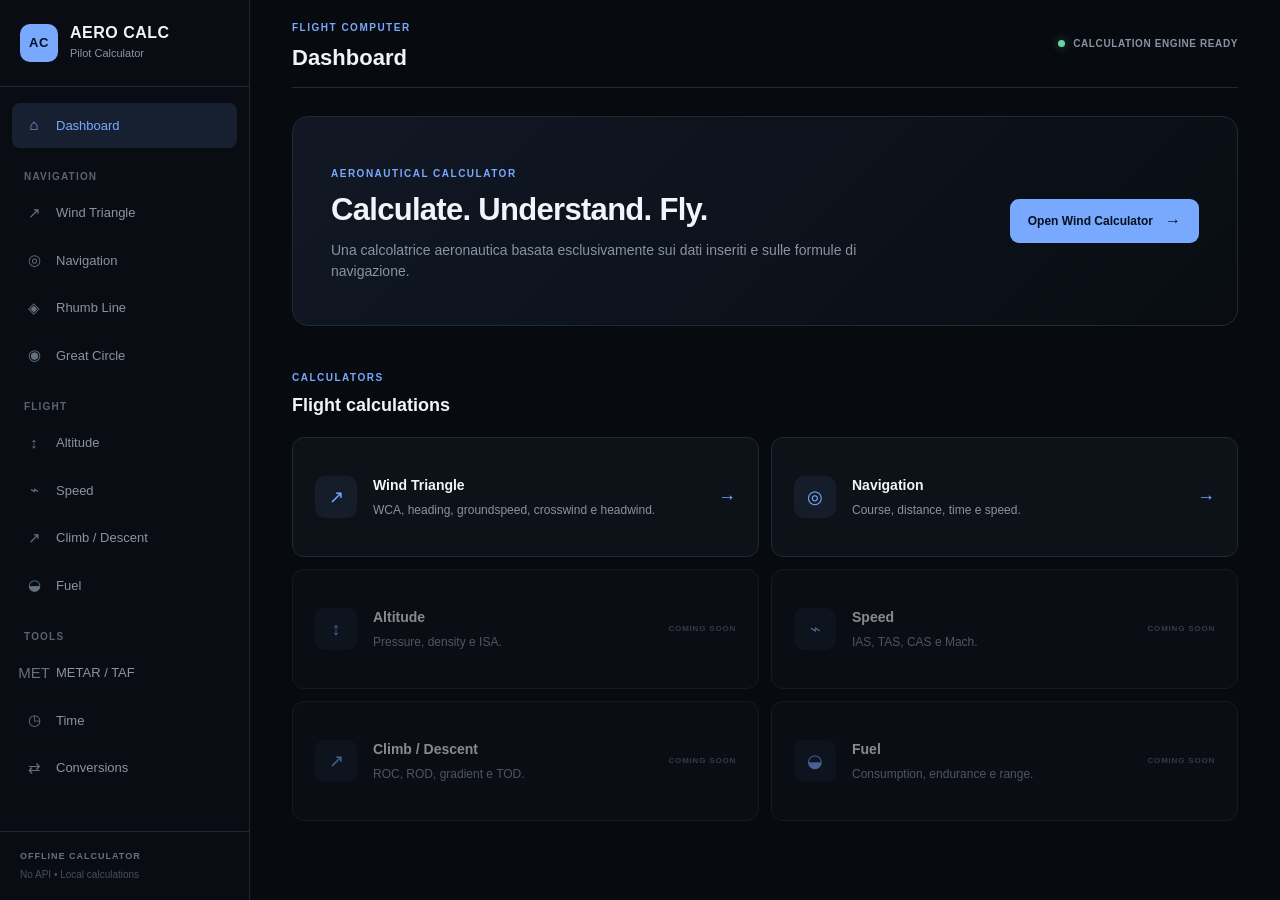
<file: index.html>
<!DOCTYPE html>
<html lang="it">
<head>
    <meta charset="UTF-8">
    <meta name="viewport" content="width=device-width, initial-scale=1.0">
    <title>AERO CALC</title>
    <link rel="stylesheet" href="css/style.css">
</head>

<body>

    <aside class="sidebar">

        <div class="brand">
            <div class="brand-mark">AC</div>

            <div>
                <h1>AERO CALC</h1>
                <span>Pilot Calculator</span>
            </div>
        </div>

        <nav>

            <a href="index.html" class="active">
                <span>⌂</span>
                Dashboard
            </a>

            <div class="nav-title">NAVIGATION</div>

            <a href="wind.html">
                <span>↗</span>
                Wind Triangle
            </a>

            <a href="navigation.html">
                <span>◎</span>
                Navigation
            </a>

            <a href="#">
                <span>◈</span>
                Rhumb Line
            </a>

            <a href="#">
                <span>◉</span>
                Great Circle
            </a>

            <div class="nav-title">FLIGHT</div>

            <a href="#">
                <span>↕</span>
                Altitude
            </a>

            <a href="#">
                <span>⌁</span>
                Speed
            </a>

            <a href="#">
                <span>↗</span>
                Climb / Descent
            </a>

            <a href="#">
                <span>◒</span>
                Fuel
            </a>

            <div class="nav-title">TOOLS</div>

            <a href="#">
                <span>MET</span>
                METAR / TAF
            </a>

            <a href="#">
                <span>◷</span>
                Time
            </a>

            <a href="#">
                <span>⇄</span>
                Conversions
            </a>

        </nav>

        <div class="sidebar-footer">
            <span>OFFLINE CALCULATOR</span>
            <small>No API • Local calculations</small>
        </div>

    </aside>


    <main class="main">

        <header class="topbar">

            <div>
                <span class="eyebrow">FLIGHT COMPUTER</span>
                <h2>Dashboard</h2>
            </div>

            <div class="status">
                <span class="status-dot"></span>
                CALCULATION ENGINE READY
            </div>

        </header>


        <section class="hero">

            <div>

                <span class="eyebrow">AERONAUTICAL CALCULATOR</span>

                <h3>Calculate. Understand. Fly.</h3>

                <p>
                    Una calcolatrice aeronautica basata esclusivamente
                    sui dati inseriti e sulle formule di navigazione.
                </p>

            </div>

            <a href="wind.html" class="primary-button">
                Open Wind Calculator
                <span>→</span>
            </a>

        </section>


        <section class="section">

            <div class="section-heading">

                <div>
                    <span class="eyebrow">CALCULATORS</span>
                    <h3>Flight calculations</h3>
                </div>

            </div>


            <div class="calculator-grid">


                <!-- WIND TRIANGLE -->

                <a href="wind.html" class="calculator-card">

                    <div class="card-icon">↗</div>

                    <div>
                        <h4>Wind Triangle</h4>

                        <p>
                            WCA, heading, groundspeed,
                            crosswind e headwind.
                        </p>
                    </div>

                    <span class="card-arrow">→</span>

                </a>


                <!-- NAVIGATION -->

                <a href="navigation.html" class="calculator-card">

                    <div class="card-icon">◎</div>

                    <div>
                        <h4>Navigation</h4>

                        <p>
                            Course, distance, time e speed.
                        </p>
                    </div>

                    <span class="card-arrow">→</span>

                </a>


                <!-- ALTITUDE -->

                <a href="#" class="calculator-card disabled">

                    <div class="card-icon">↕</div>

                    <div>
                        <h4>Altitude</h4>

                        <p>
                            Pressure, density e ISA.
                        </p>
                    </div>

                    <span class="coming">COMING SOON</span>

                </a>


                <!-- SPEED -->

                <a href="#" class="calculator-card disabled">

                    <div class="card-icon">⌁</div>

                    <div>
                        <h4>Speed</h4>

                        <p>
                            IAS, TAS, CAS e Mach.
                        </p>
                    </div>

                    <span class="coming">COMING SOON</span>

                </a>


                <!-- CLIMB / DESCENT -->

                <a href="#" class="calculator-card disabled">

                    <div class="card-icon">↗</div>

                    <div>
                        <h4>Climb / Descent</h4>

                        <p>
                            ROC, ROD, gradient e TOD.
                        </p>
                    </div>

                    <span class="coming">COMING SOON</span>

                </a>


                <!-- FUEL -->

                <a href="#" class="calculator-card disabled">

                    <div class="card-icon">◒</div>

                    <div>
                        <h4>Fuel</h4>

                        <p>
                            Consumption, endurance e range.
                        </p>
                    </div>

                    <span class="coming">COMING SOON</span>

                </a>


            </div>

        </section>

    </main>

</body>
</html>
</file>
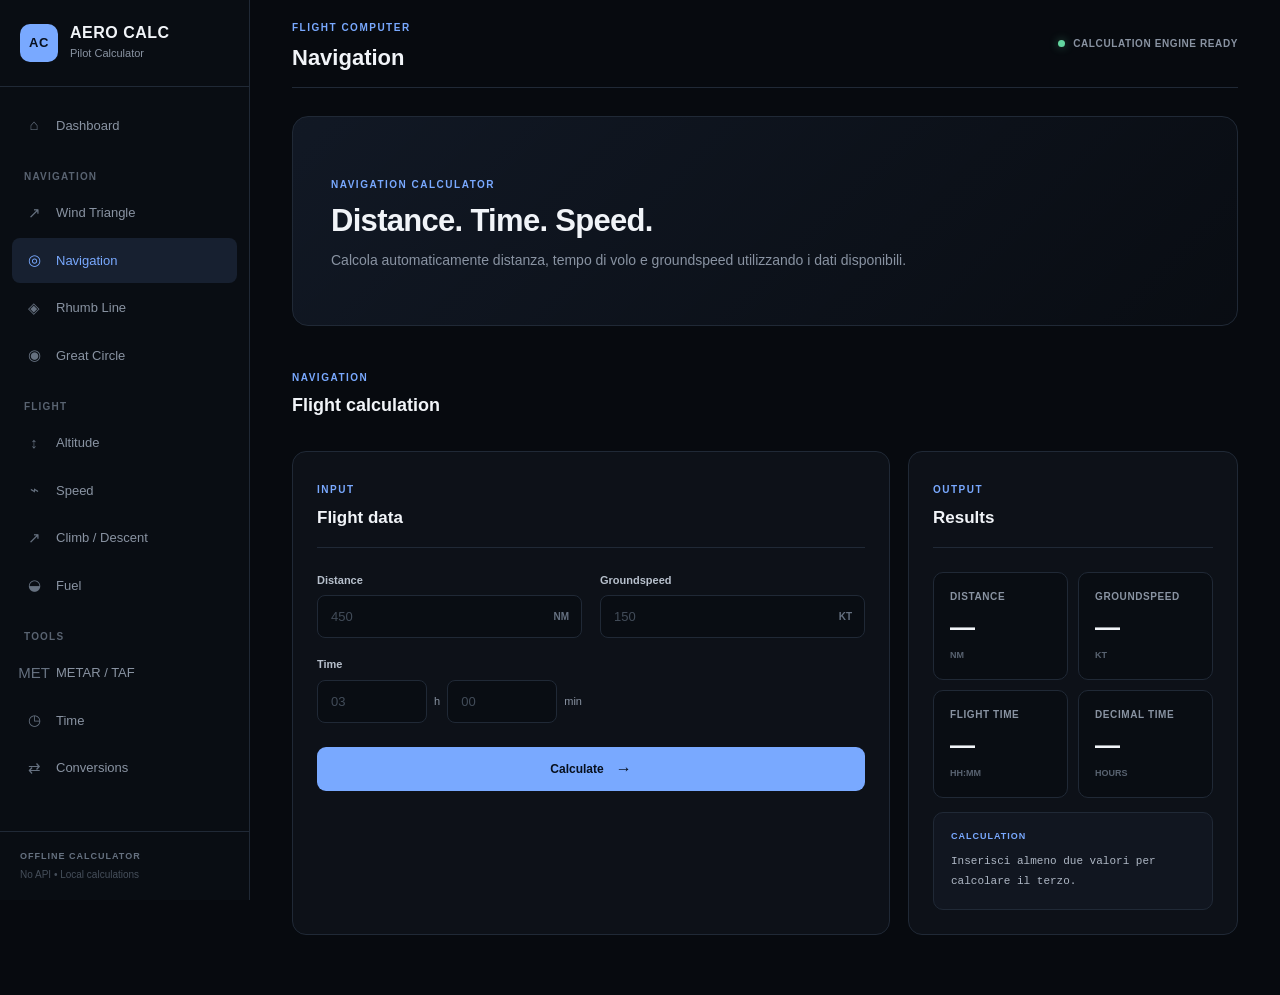
<file: navigation.html>
<!DOCTYPE html>
<html lang="it">
<head>
    <meta charset="UTF-8">
    <meta name="viewport" content="width=device-width, initial-scale=1.0">
    <title>Navigation | AERO CALC</title>
    <link rel="stylesheet" href="css/style.css">
</head>

<body>

    <aside class="sidebar">

        <div class="brand">
            <div class="brand-mark">AC</div>

            <div>
                <h1>AERO CALC</h1>
                <span>Pilot Calculator</span>
            </div>
        </div>

        <nav>

            <a href="index.html">
                <span>⌂</span>
                Dashboard
            </a>

            <div class="nav-title">NAVIGATION</div>

            <a href="wind.html">
                <span>↗</span>
                Wind Triangle
            </a>

            <a href="navigation.html" class="active">
                <span>◎</span>
                Navigation
            </a>

            <a href="#">
                <span>◈</span>
                Rhumb Line
            </a>

            <a href="#">
                <span>◉</span>
                Great Circle
            </a>

            <div class="nav-title">FLIGHT</div>

            <a href="#">
                <span>↕</span>
                Altitude
            </a>

            <a href="#">
                <span>⌁</span>
                Speed
            </a>

            <a href="#">
                <span>↗</span>
                Climb / Descent
            </a>

            <a href="#">
                <span>◒</span>
                Fuel
            </a>

            <div class="nav-title">TOOLS</div>

            <a href="#">
                <span>MET</span>
                METAR / TAF
            </a>

            <a href="#">
                <span>◷</span>
                Time
            </a>

            <a href="#">
                <span>⇄</span>
                Conversions
            </a>

        </nav>

        <div class="sidebar-footer">
            <span>OFFLINE CALCULATOR</span>
            <small>No API • Local calculations</small>
        </div>

    </aside>


    <main class="main">

        <header class="topbar">

            <div>
                <span class="eyebrow">FLIGHT COMPUTER</span>
                <h2>Navigation</h2>
            </div>

            <div class="status">
                <span class="status-dot"></span>
                CALCULATION ENGINE READY
            </div>

        </header>


        <section class="hero">

            <div>
                <span class="eyebrow">NAVIGATION CALCULATOR</span>

                <h3>Distance. Time. Speed.</h3>

                <p>
                    Calcola automaticamente distanza, tempo di volo
                    e groundspeed utilizzando i dati disponibili.
                </p>
            </div>

        </section>


        <section class="section">

            <div class="section-heading">

                <div>
                    <span class="eyebrow">NAVIGATION</span>
                    <h3>Flight calculation</h3>
                </div>

            </div>


            <div class="calculator-layout">


                <!-- INPUT -->

                <div class="panel">

                    <div class="panel-header">

                        <div>
                            <span class="eyebrow">INPUT</span>
                            <h3>Flight data</h3>
                        </div>

                    </div>


                    <div class="form-grid">


                        <div class="input-group">

                            <label for="distance">
                                Distance
                            </label>

                            <div class="input-wrapper">

                                <input
                                    type="number"
                                    id="distance"
                                    placeholder="450"
                                    step="any"
                                    min="0"
                                >

                                <span>NM</span>

                            </div>

                        </div>


                        <div class="input-group">

                            <label for="groundspeed">
                                Groundspeed
                            </label>

                            <div class="input-wrapper">

                                <input
                                    type="number"
                                    id="groundspeed"
                                    placeholder="150"
                                    step="any"
                                    min="0"
                                >

                                <span>KT</span>

                            </div>

                        </div>


                        <div class="input-group">

                            <label>
                                Time
                            </label>

                            <div class="time-input">

                                <input
                                    type="number"
                                    id="time-hours"
                                    placeholder="03"
                                    min="0"
                                    step="1"
                                >

                                <span>h</span>

                                <input
                                    type="number"
                                    id="time-minutes"
                                    placeholder="00"
                                    min="0"
                                    max="59"
                                    step="1"
                                >

                                <span>min</span>

                            </div>

                        </div>


                    </div>


                    <button
                        id="calculate-button"
                        class="primary-button"
                    >
                        Calculate
                        <span>→</span>
                    </button>


                    <div
                        id="error-message"
                        class="error-message"
                    ></div>

                </div>


                <!-- RESULTS -->

                <div class="panel">

                    <div class="panel-header">

                        <div>
                            <span class="eyebrow">OUTPUT</span>
                            <h3>Results</h3>
                        </div>

                    </div>


                    <div class="results-grid">


                        <div class="result-box">

                            <span class="result-label">
                                Distance
                            </span>

                            <strong id="distance-result">
                                —
                            </strong>

                            <small>
                                NM
                            </small>

                        </div>


                        <div class="result-box">

                            <span class="result-label">
                                Groundspeed
                            </span>

                            <strong id="groundspeed-result">
                                —
                            </strong>

                            <small>
                                KT
                            </small>

                        </div>


                        <div class="result-box">

                            <span class="result-label">
                                Flight Time
                            </span>

                            <strong id="time-result">
                                —
                            </strong>

                            <small>
                                HH:MM
                            </small>

                        </div>


                        <div class="result-box">

                            <span class="result-label">
                                Decimal Time
                            </span>

                            <strong id="decimal-time-result">
                                —
                            </strong>

                            <small>
                                HOURS
                            </small>

                        </div>


                    </div>


                    <div class="formula-box">

                        <div class="formula-title">
                            CALCULATION
                        </div>

                        <div id="formula-text">
                            Inserisci almeno due valori
                            per calcolare il terzo.
                        </div>

                    </div>

                </div>

            </div>

        </section>

    </main>


    <script src="js/navigation.js"></script>

</body>
</html>
</file>
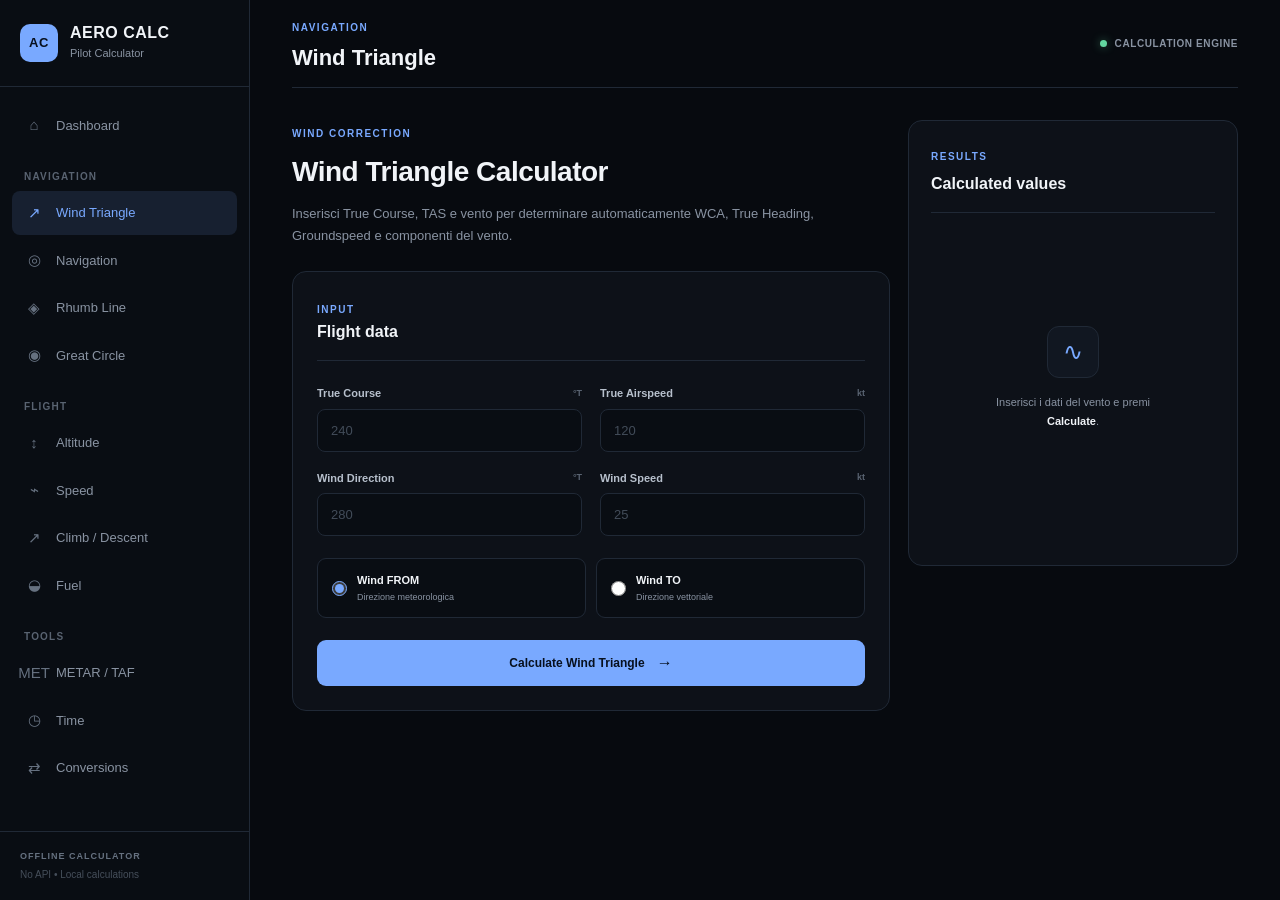
<file: wind.html>
<!DOCTYPE html>
<html lang="it">
<head>
    <meta charset="UTF-8">
    <meta name="viewport" content="width=device-width, initial-scale=1.0">
    <title>Wind Triangle — AERO CALC</title>
    <link rel="stylesheet" href="css/style.css">
</head>

<body>

    <aside class="sidebar">

        <div class="brand">
            <div class="brand-mark">AC</div>
            <div>
                <h1>AERO CALC</h1>
                <span>Pilot Calculator</span>
            </div>
        </div>

        <nav>

            <a href="index.html">
                <span>⌂</span>
                Dashboard
            </a>

            <div class="nav-title">NAVIGATION</div>

            <a href="wind.html" class="active">
                <span>↗</span>
                Wind Triangle
            </a>

           <a href="navigation.html">
    <span>◎</span>
    Navigation
</a>

            <a href="#">
                <span>◈</span>
                Rhumb Line
            </a>

            <a href="#">
                <span>◉</span>
                Great Circle
            </a>

            <div class="nav-title">FLIGHT</div>

            <a href="#">
                <span>↕</span>
                Altitude
            </a>

            <a href="#">
                <span>⌁</span>
                Speed
            </a>

            <a href="#">
                <span>↗</span>
                Climb / Descent
            </a>

            <a href="#">
                <span>◒</span>
                Fuel
            </a>

            <div class="nav-title">TOOLS</div>

            <a href="#">
                <span>MET</span>
                METAR / TAF
            </a>

            <a href="#">
                <span>◷</span>
                Time
            </a>

            <a href="#">
                <span>⇄</span>
                Conversions
            </a>

        </nav>

        <div class="sidebar-footer">
            <span>OFFLINE CALCULATOR</span>
            <small>No API • Local calculations</small>
        </div>

    </aside>

    <main class="main">

        <header class="topbar">

            <div>
                <span class="eyebrow">NAVIGATION</span>
                <h2>Wind Triangle</h2>
            </div>

            <div class="status">
                <span class="status-dot"></span>
                CALCULATION ENGINE
            </div>

        </header>

        <section class="calculator-layout">

            <div class="calculator-main">

                <div class="page-intro">
                    <span class="eyebrow">WIND CORRECTION</span>

                    <h3>Wind Triangle Calculator</h3>

                    <p>
                        Inserisci True Course, TAS e vento per determinare
                        automaticamente WCA, True Heading, Groundspeed
                        e componenti del vento.
                    </p>
                </div>

                <div class="panel">

                    <div class="panel-header">
                        <div>
                            <span class="eyebrow">INPUT</span>
                            <h4>Flight data</h4>
                        </div>
                    </div>

                    <div class="input-grid">

                        <div class="input-group">
                            <label for="tc">
                                True Course
                                <span>°T</span>
                            </label>

                            <input
                                type="number"
                                id="tc"
                                placeholder="240"
                                min="0"
                                max="360"
                                step="0.1"
                            >
                        </div>

                        <div class="input-group">
                            <label for="tas">
                                True Airspeed
                                <span>kt</span>
                            </label>

                            <input
                                type="number"
                                id="tas"
                                placeholder="120"
                                min="0"
                                step="0.1"
                            >
                        </div>

                        <div class="input-group">
                            <label for="wind-direction">
                                Wind Direction
                                <span>°T</span>
                            </label>

                            <input
                                type="number"
                                id="wind-direction"
                                placeholder="280"
                                min="0"
                                max="360"
                                step="0.1"
                            >
                        </div>

                        <div class="input-group">
                            <label for="wind-speed">
                                Wind Speed
                                <span>kt</span>
                            </label>

                            <input
                                type="number"
                                id="wind-speed"
                                placeholder="25"
                                min="0"
                                step="0.1"
                            >
                        </div>

                    </div>

                    <div class="wind-mode">

                        <label class="radio-option">
                            <input
                                type="radio"
                                name="wind-mode"
                                value="from"
                                checked
                            >
                            <span>
                                <strong>Wind FROM</strong>
                                <small>Direzione meteorologica</small>
                            </span>
                        </label>

                        <label class="radio-option">
                            <input
                                type="radio"
                                name="wind-mode"
                                value="to"
                            >
                            <span>
                                <strong>Wind TO</strong>
                                <small>Direzione vettoriale</small>
                            </span>
                        </label>

                    </div>

                    <div id="error-message" class="error-message"></div>

                    <button id="calculate-button" class="calculate-button">
                        Calculate Wind Triangle
                        <span>→</span>
                    </button>

                </div>

            </div>

            <aside class="results-panel">

                <div class="results-header">
                    <span class="eyebrow">RESULTS</span>
                    <h4>Calculated values</h4>
                </div>

                <div id="empty-results" class="empty-results">
                    <div class="empty-icon">∿</div>
                    <p>
                        Inserisci i dati del vento e premi
                        <strong>Calculate</strong>.
                    </p>
                </div>

                <div id="results" class="results hidden">

                    <div class="result-primary">
                        <span>TRUE HEADING</span>
                        <strong id="heading-result">—</strong>
                        <small>°T</small>
                    </div>

                    <div class="result-primary">
                        <span>GROUND SPEED</span>
                        <strong id="gs-result">—</strong>
                        <small>kt</small>
                    </div>

                    <div class="result-row">
                        <span>Wind Correction Angle</span>
                        <strong id="wca-result">—</strong>
                    </div>

                    <div class="result-row">
                        <span>Crosswind Component</span>
                        <strong id="crosswind-result">—</strong>
                    </div>

                    <div class="result-row">
                        <span>Head / Tailwind</span>
                        <strong id="headwind-result">—</strong>
                    </div>

                    <div class="result-row">
                        <span>Wind Angle</span>
                        <strong id="wind-angle-result">—</strong>
                    </div>

                    <div class="formula-box">

                        <span class="eyebrow">METHOD</span>

                        <p id="formula-text">
                            —
                        </p>

                    </div>

                </div>

            </aside>

        </section>

    </main>

    <script src="js/wind.js"></script>

</body>
</html>
</file>
<file: css/style.css>
:root {
    --bg: #070a0f;
    --panel: #0d1118;
    --panel-light: #111722;
    --border: #202936;

    --text: #f1f4f8;
    --muted: #8993a2;

    --accent: #79a9ff;
    --accent-dark: #4f82db;

    --success: #63d6a0;
    --danger: #ff7373;

    --sidebar: 250px;
}


* {
    margin: 0;
    padding: 0;
    box-sizing: border-box;
}


html {
    scroll-behavior: smooth;
}


body {
    min-height: 100vh;

    background: var(--bg);
    color: var(--text);

    font-family:
        Inter,
        -apple-system,
        BlinkMacSystemFont,
        "Segoe UI",
        sans-serif;

    line-height: 1.5;
}


/* =========================
   SIDEBAR
========================= */

.sidebar {
    position: fixed;

    top: 0;
    left: 0;

    width: var(--sidebar);
    height: 100vh;

    display: flex;
    flex-direction: column;

    background: #090d13;

    border-right: 1px solid var(--border);

    z-index: 100;
}


.brand {
    display: flex;
    align-items: center;

    gap: 12px;

    padding: 24px 20px;

    border-bottom: 1px solid var(--border);
}


.brand-mark {
    width: 38px;
    height: 38px;

    display: flex;
    align-items: center;
    justify-content: center;

    border-radius: 10px;

    background: var(--accent);
    color: #07101e;

    font-size: 13px;
    font-weight: 800;
    letter-spacing: 0.5px;
}


.brand h1 {
    font-size: 16px;
    line-height: 1.1;
    letter-spacing: 0.5px;
}


.brand span {
    display: block;

    margin-top: 3px;

    color: var(--muted);

    font-size: 11px;
}


.sidebar nav {
    padding: 16px 12px;

    overflow-y: auto;
}


.sidebar nav a {
    display: flex;
    align-items: center;

    gap: 12px;

    width: 100%;

    padding: 11px 12px;

    margin-bottom: 3px;

    border-radius: 8px;

    color: var(--muted);

    text-decoration: none;

    font-size: 13px;
    font-weight: 500;

    transition:
        background 0.2s ease,
        color 0.2s ease;
}


.sidebar nav a span {
    width: 20px;

    display: flex;
    justify-content: center;

    color: #667180;

    font-size: 15px;
}


.sidebar nav a:hover {
    background: rgba(121, 169, 255, 0.07);
    color: var(--text);
}


.sidebar nav a:hover span {
    color: var(--accent);
}


.sidebar nav a.active {
    background: rgba(121, 169, 255, 0.12);

    color: var(--accent);
}


.sidebar nav a.active span {
    color: var(--accent);
}


.nav-title {
    padding: 18px 12px 7px;

    color: #596371;

    font-size: 10px;
    font-weight: 700;

    letter-spacing: 1.2px;
}


.sidebar-footer {
    margin-top: auto;

    padding: 18px 20px;

    border-top: 1px solid var(--border);
}


.sidebar-footer span {
    display: block;

    color: #667180;

    font-size: 9px;
    font-weight: 700;

    letter-spacing: 1px;
}


.sidebar-footer small {
    display: block;

    margin-top: 4px;

    color: #454e5a;

    font-size: 10px;
}


/* =========================
   MAIN
========================= */

.main {
    min-height: 100vh;

    margin-left: var(--sidebar);

    padding: 0 42px 60px;
}


.topbar {
    min-height: 88px;

    display: flex;
    align-items: center;
    justify-content: space-between;

    border-bottom: 1px solid var(--border);
}


.topbar h2 {
    margin-top: 3px;

    font-size: 22px;
    font-weight: 650;
}


.eyebrow {
    color: var(--accent);

    font-size: 10px;
    font-weight: 700;

    letter-spacing: 1.5px;
}


.status {
    display: flex;
    align-items: center;

    gap: 8px;

    color: var(--muted);

    font-size: 10px;
    font-weight: 600;

    letter-spacing: 0.6px;
}


.status-dot {
    width: 7px;
    height: 7px;

    border-radius: 50%;

    background: var(--success);

    box-shadow: 0 0 10px rgba(99, 214, 160, 0.45);
}


/* =========================
   HERO
========================= */

.hero {
    min-height: 210px;

    display: flex;
    align-items: center;
    justify-content: space-between;

    gap: 40px;

    margin-top: 28px;
    padding: 38px;

    background:
        linear-gradient(
            135deg,
            rgba(121, 169, 255, 0.09),
            rgba(121, 169, 255, 0.015)
        );

    border: 1px solid var(--border);

    border-radius: 16px;
}


.hero h3 {
    margin-top: 8px;

    font-size: 31px;
    line-height: 1.15;

    letter-spacing: -0.7px;
}


.hero p {
    max-width: 600px;

    margin-top: 12px;

    color: var(--muted);

    font-size: 14px;
}


/* =========================
   BUTTONS
========================= */

.primary-button {
    display: inline-flex;
    align-items: center;
    justify-content: center;

    gap: 12px;

    min-height: 44px;

    padding: 0 18px;

    border: 0;
    border-radius: 9px;

    background: var(--accent);
    color: #07101e;

    font-family: inherit;
    font-size: 12px;
    font-weight: 700;

    text-decoration: none;

    cursor: pointer;

    transition:
        background 0.2s ease,
        transform 0.2s ease;
}


.primary-button:hover {
    background: #91b8ff;

    transform: translateY(-1px);
}


.primary-button span {
    font-size: 16px;
}


/* =========================
   SECTIONS
========================= */

.section {
    margin-top: 38px;
}


.section-heading {
    display: flex;
    align-items: flex-end;
    justify-content: space-between;

    margin-bottom: 18px;
}


.section-heading h3 {
    margin-top: 4px;

    font-size: 18px;
    font-weight: 650;
}


/* =========================
   DASHBOARD CARDS
========================= */

.calculator-grid {
    display: grid;

    grid-template-columns:
        repeat(2, minmax(0, 1fr));

    gap: 12px;
}


.calculator-card {
    position: relative;

    min-height: 120px;

    display: flex;
    align-items: center;

    gap: 16px;

    padding: 22px;

    background: var(--panel);

    border: 1px solid var(--border);

    border-radius: 12px;

    color: var(--text);

    text-decoration: none;

    transition:
        border-color 0.2s ease,
        background 0.2s ease,
        transform 0.2s ease;
}


.calculator-card:hover {
    border-color: #354255;

    background: var(--panel-light);

    transform: translateY(-2px);
}


.calculator-card.disabled {
    opacity: 0.55;

    cursor: default;
}


.calculator-card.disabled:hover {
    transform: none;

    background: var(--panel);

    border-color: var(--border);
}


.card-icon {
    width: 42px;
    height: 42px;

    flex-shrink: 0;

    display: flex;
    align-items: center;
    justify-content: center;

    border-radius: 10px;

    background: rgba(121, 169, 255, 0.08);

    color: var(--accent);

    font-size: 18px;
}


.calculator-card h4 {
    font-size: 14px;
    font-weight: 650;
}


.calculator-card p {
    margin-top: 5px;

    color: var(--muted);

    font-size: 12px;
}


.card-arrow {
    margin-left: auto;

    color: var(--accent);

    font-size: 18px;
}


.coming {
    margin-left: auto;

    color: #596371;

    font-size: 8px;
    font-weight: 700;

    letter-spacing: 0.8px;
}


/* =========================
   PANELS
========================= */

.calculator-layout {
    display: grid;

    grid-template-columns:
        minmax(0, 1fr)
        minmax(0, 1fr);

    gap: 14px;
}


.panel {
    padding: 24px;

    background: var(--panel);

    border: 1px solid var(--border);

    border-radius: 14px;
}


.panel-header {
    margin-bottom: 24px;

    padding-bottom: 16px;

    border-bottom: 1px solid var(--border);
}


.panel-header h3 {
    margin-top: 4px;

    font-size: 17px;
    font-weight: 650;
}


/* =========================
   FORMS
========================= */

.form-grid {
    display: grid;

    grid-template-columns:
        repeat(2, minmax(0, 1fr));

    gap: 18px;
}


.input-group {
    display: flex;
    flex-direction: column;

    gap: 7px;
}


.input-group label {
    color: #b7c0cc;

    font-size: 11px;
    font-weight: 600;
}


.input-wrapper {
    position: relative;

    display: flex;
    align-items: center;
}


.input-wrapper input {
    width: 100%;

    padding-right: 50px;
}


.input-wrapper span {
    position: absolute;

    right: 13px;

    color: #657080;

    font-size: 10px;
    font-weight: 700;
}


input {
    width: 100%;
    height: 43px;

    padding: 0 13px;

    background: #090d13;

    border: 1px solid var(--border);

    border-radius: 8px;

    outline: none;

    color: var(--text);

    font-family: inherit;
    font-size: 13px;

    transition:
        border-color 0.2s ease,
        box-shadow 0.2s ease;
}


input::placeholder {
    color: #424c59;
}


input:focus {
    border-color: var(--accent);

    box-shadow:
        0 0 0 3px rgba(121, 169, 255, 0.08);
}


.time-input {
    display: flex;
    align-items: center;

    gap: 7px;
}


.time-input input {
    min-width: 0;
}


.time-input > span {
    color: var(--muted);

    font-size: 11px;
}


/* =========================
   BUTTON IN PANEL
========================= */

.panel .primary-button {
    margin-top: 24px;

    width: 100%;
}


/* =========================
   RESULTS
========================= */

.results-grid {
    display: grid;

    grid-template-columns:
        repeat(2, minmax(0, 1fr));

    gap: 10px;
}


.result-box {
    min-height: 108px;

    display: flex;
    flex-direction: column;

    justify-content: center;

    padding: 16px;

    background: #090d13;

    border: 1px solid var(--border);

    border-radius: 10px;
}


.result-label {
    color: var(--muted);

    font-size: 10px;
    font-weight: 600;

    text-transform: uppercase;

    letter-spacing: 0.6px;
}


.result-box strong {
    margin-top: 5px;

    color: var(--text);

    font-size: 25px;
    font-weight: 650;

    letter-spacing: -0.5px;
}


.result-box small {
    margin-top: 2px;

    color: #596371;

    font-size: 9px;
    font-weight: 700;
}


/* =========================
   FORMULA
========================= */

.formula-box {
    margin-top: 14px;

    padding: 17px;

    background: rgba(121, 169, 255, 0.035);

    border: 1px solid var(--border);

    border-radius: 10px;
}


.formula-title {
    margin-bottom: 9px;

    color: var(--accent);

    font-size: 9px;
    font-weight: 700;

    letter-spacing: 1px;
}


#formula-text {
    color: #aeb7c4;

    font-family:
        "SFMono-Regular",
        Consolas,
        monospace;

    font-size: 11px;

    line-height: 1.8;
}


/* =========================
   ERRORS
========================= */

.error-message {
    display: none;

    margin-top: 14px;
    padding: 11px 13px;

    background: rgba(255, 115, 115, 0.07);

    border: 1px solid rgba(255, 115, 115, 0.25);

    border-radius: 8px;

    color: var(--danger);

    font-size: 11px;
}


/* =========================
   RESPONSIVE
========================= */

@media (max-width: 1050px) {

    .main {
        padding-left: 25px;
        padding-right: 25px;
    }

    .calculator-layout {
        grid-template-columns: 1fr;
    }

}


@media (max-width: 800px) {

    :root {
        --sidebar: 215px;
    }

    .hero {
        flex-direction: column;
        align-items: flex-start;
    }

    .calculator-grid {
        grid-template-columns: 1fr;
    }

}


@media (max-width: 620px) {

    .sidebar {
        position: relative;

        width: 100%;
        height: auto;
    }

    .sidebar nav {
        max-height: none;
    }

    .sidebar-footer {
        display: none;
    }

    .main {
        margin-left: 0;

        padding: 0 16px 40px;
    }

    .topbar {
        min-height: 75px;
    }

    .status {
        display: none;
    }

    .hero {
        padding: 25px;
    }

    .hero h3 {
        font-size: 25px;
    }

    .form-grid {
        grid-template-columns: 1fr;
    }

}

/* =========================================
   WIND TRIANGLE PAGE
========================================= */

.calculator-layout {
    display: grid;
    grid-template-columns: minmax(0, 1fr) 330px;
    gap: 18px;
    margin-top: 32px;
}

.calculator-main {
    min-width: 0;
}

.page-intro {
    margin-bottom: 24px;
}

.page-intro h3 {
    margin-top: 7px;
    font-size: 28px;
    font-weight: 650;
    letter-spacing: -0.5px;
}

.page-intro p {
    max-width: 720px;
    margin-top: 10px;
    color: var(--muted);
    font-size: 13px;
    line-height: 1.7;
}


/* INPUT GRID */

.input-grid {
    display: grid;
    grid-template-columns: repeat(2, minmax(0, 1fr));
    gap: 18px;
}

.input-group {
    display: flex;
    flex-direction: column;
    gap: 7px;
}

.input-group label {
    display: flex;
    justify-content: space-between;
    align-items: center;

    color: #b7c0cc;

    font-size: 11px;
    font-weight: 600;
}

.input-group label span {
    color: #596371;
    font-size: 9px;
    font-weight: 700;
}


/* WIND MODE */

.wind-mode {
    display: grid;
    grid-template-columns: repeat(2, minmax(0, 1fr));
    gap: 10px;

    margin-top: 22px;
}

.radio-option {
    position: relative;

    display: flex;
    align-items: center;

    gap: 10px;

    padding: 13px 14px;

    background: #090d13;

    border: 1px solid var(--border);
    border-radius: 9px;

    cursor: pointer;

    transition:
        border-color 0.2s ease,
        background 0.2s ease;
}

.radio-option:hover {
    border-color: #354255;
}

.radio-option input {
    width: 15px;
    height: 15px;

    margin: 0;

    accent-color: var(--accent);
}

.radio-option span {
    display: flex;
    flex-direction: column;
    gap: 2px;
}

.radio-option strong {
    color: var(--text);

    font-size: 11px;
    font-weight: 650;
}

.radio-option small {
    color: var(--muted);

    font-size: 9px;
}


/* CALCULATE BUTTON */

.calculate-button {
    width: 100%;

    min-height: 46px;

    display: flex;
    align-items: center;
    justify-content: center;

    gap: 12px;

    margin-top: 22px;

    padding: 0 18px;

    border: 0;
    border-radius: 9px;

    background: var(--accent);
    color: #07101e;

    font-family: inherit;
    font-size: 12px;
    font-weight: 700;

    cursor: pointer;

    transition:
        background 0.2s ease,
        transform 0.2s ease;
}

.calculate-button:hover {
    background: #91b8ff;
    transform: translateY(-1px);
}

.calculate-button span {
    font-size: 16px;
}


/* RESULTS PANEL */

.results-panel {
    align-self: start;

    padding: 22px;

    background: var(--panel);

    border: 1px solid var(--border);

    border-radius: 14px;
}

.results-header {
    padding-bottom: 16px;

    border-bottom: 1px solid var(--border);
}

.results-header h4 {
    margin-top: 5px;

    font-size: 16px;
    font-weight: 650;
}


/* EMPTY RESULTS */

.empty-results {
    min-height: 330px;

    display: flex;
    flex-direction: column;
    align-items: center;
    justify-content: center;

    text-align: center;

    padding: 30px 15px;
}

.empty-icon {
    width: 52px;
    height: 52px;

    display: flex;
    align-items: center;
    justify-content: center;

    margin-bottom: 15px;

    border: 1px solid var(--border);
    border-radius: 12px;

    background: rgba(121, 169, 255, 0.04);

    color: var(--accent);

    font-size: 24px;
}

.empty-results p {
    max-width: 190px;

    color: var(--muted);

    font-size: 11px;
    line-height: 1.7;
}

.empty-results strong {
    color: var(--text);
}


/* RESULTS */

.results {
    padding-top: 16px;
}

.hidden {
    display: none;
}


/* PRIMARY RESULTS */

.result-primary {
    padding: 17px;

    margin-bottom: 9px;

    background: #090d13;

    border: 1px solid var(--border);

    border-radius: 10px;
}

.result-primary span {
    display: block;

    color: var(--muted);

    font-size: 9px;
    font-weight: 700;

    letter-spacing: 0.8px;
}

.result-primary strong {
    display: inline-block;

    margin-top: 5px;

    color: var(--text);

    font-size: 27px;
    font-weight: 650;
}

.result-primary small {
    margin-left: 4px;

    color: #596371;

    font-size: 10px;
    font-weight: 700;
}


/* RESULT ROWS */

.result-row {
    display: flex;
    align-items: center;
    justify-content: space-between;

    min-height: 43px;

    padding: 0 4px;

    border-bottom: 1px solid rgba(32, 41, 54, 0.7);
}

.result-row span {
    color: var(--muted);

    font-size: 10px;
}

.result-row strong {
    color: var(--text);

    font-size: 12px;
    font-weight: 650;
}


/* METHOD */

.results-panel .formula-box {
    margin-top: 16px;
}

.results-panel .formula-box p {
    margin-top: 8px;

    color: #aeb7c4;

    font-family:
        "SFMono-Regular",
        Consolas,
        monospace;

    font-size: 10px;

    line-height: 1.7;
}


/* ERROR */

.calculator-main .error-message {
    display: none;

    margin-top: 14px;
    padding: 11px 13px;

    background: rgba(255, 115, 115, 0.07);

    border: 1px solid rgba(255, 115, 115, 0.25);

    border-radius: 8px;

    color: var(--danger);

    font-size: 11px;
}


/* =========================================
   NAVIGATION PAGE
========================================= */

.calculator-layout .panel {
    min-width: 0;
}

.calculator-layout .panel-header h3 {
    margin-top: 5px;
}


/* =========================================
   RESPONSIVE
========================================= */

@media (max-width: 1000px) {

    .calculator-layout {
        grid-template-columns: 1fr;
    }

    .results-panel {
        width: 100%;
    }

}


@media (max-width: 650px) {

    .input-grid {
        grid-template-columns: 1fr;
    }

    .wind-mode {
        grid-template-columns: 1fr;
    }

    .page-intro h3 {
        font-size: 24px;
    }

}
</file>
